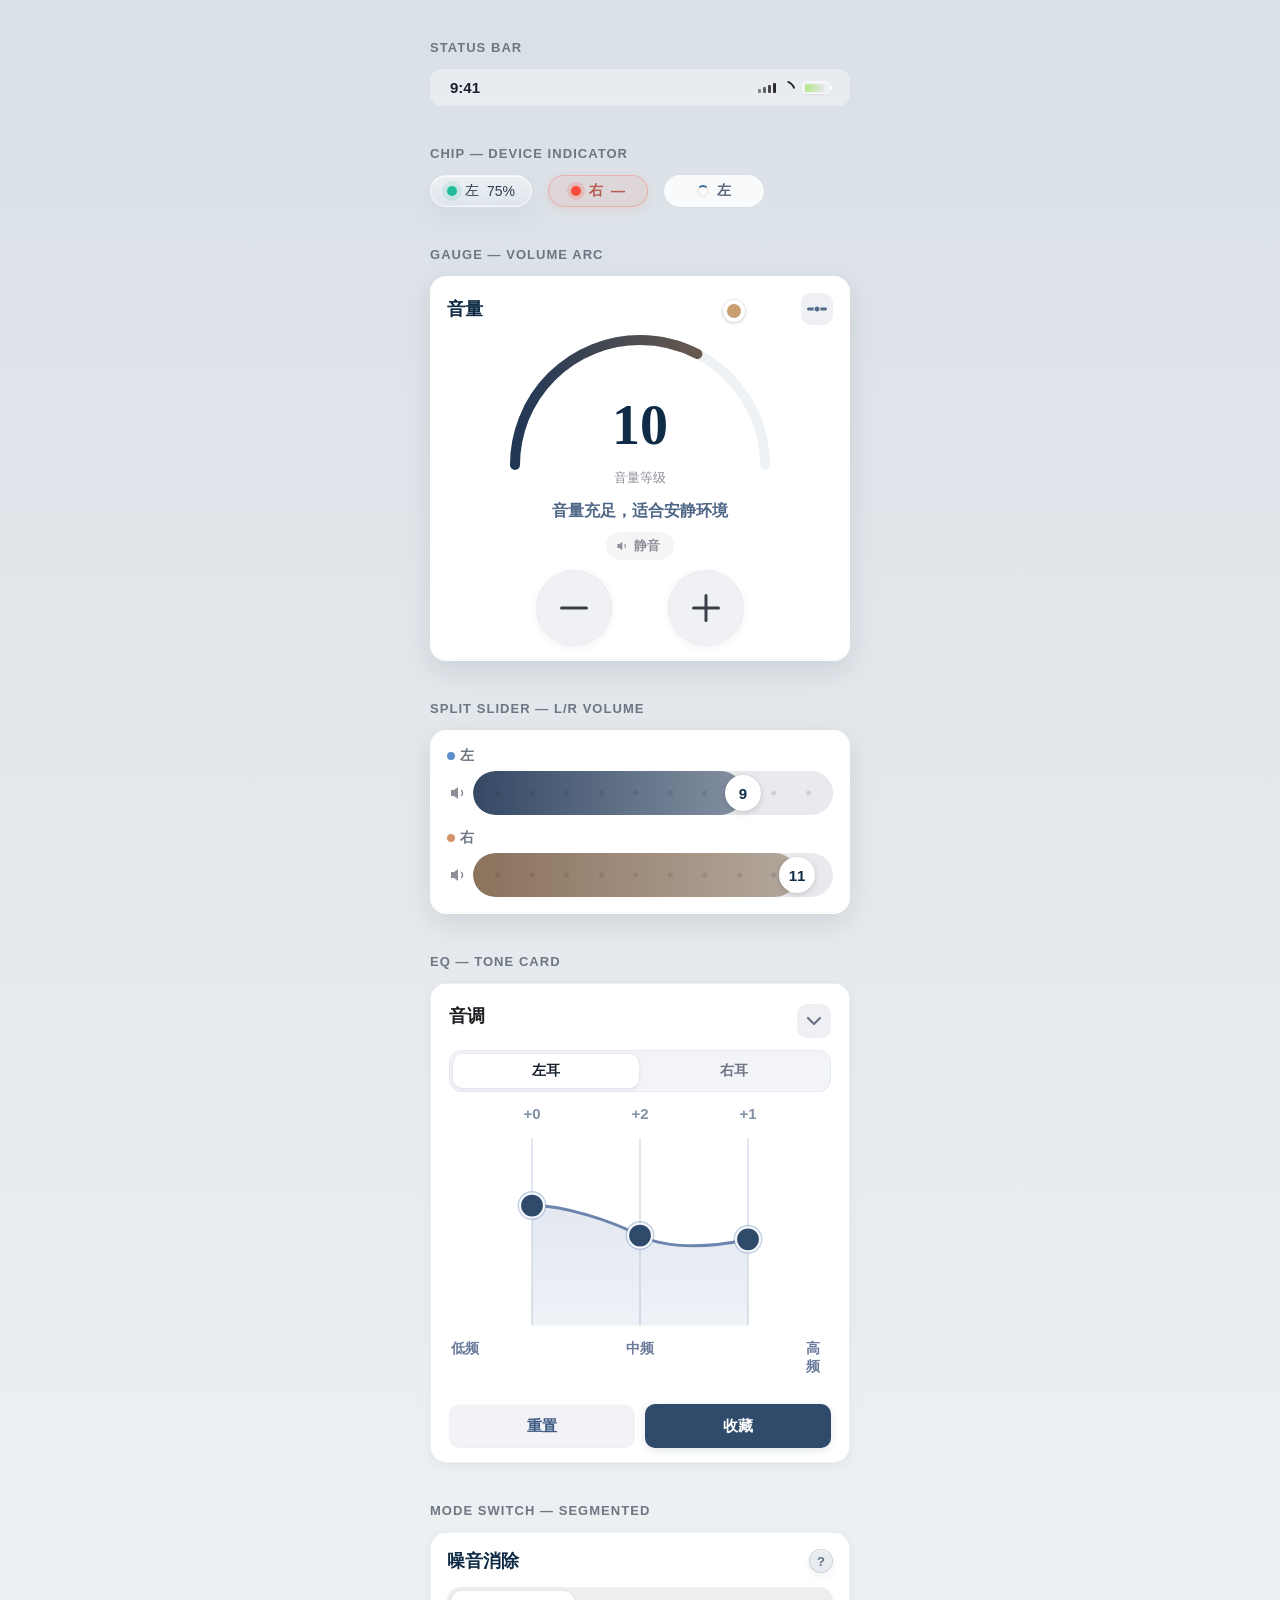
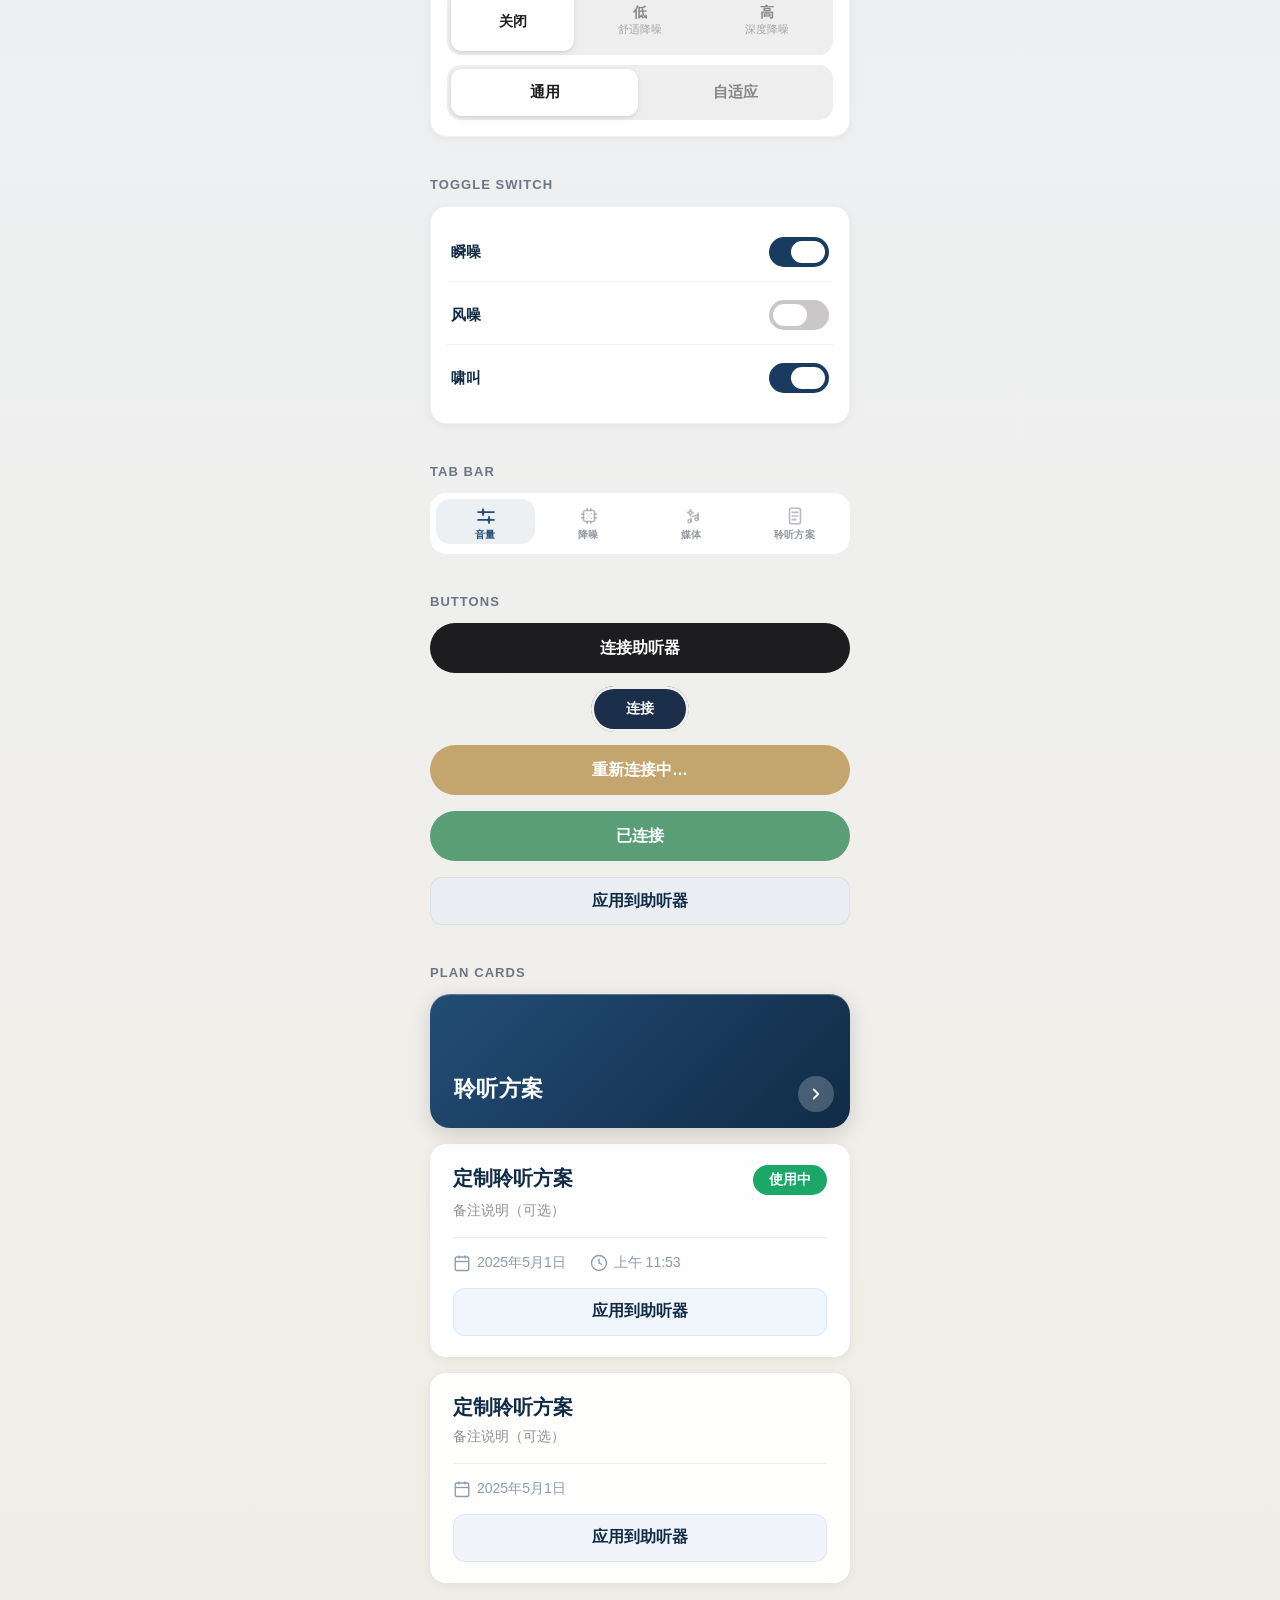
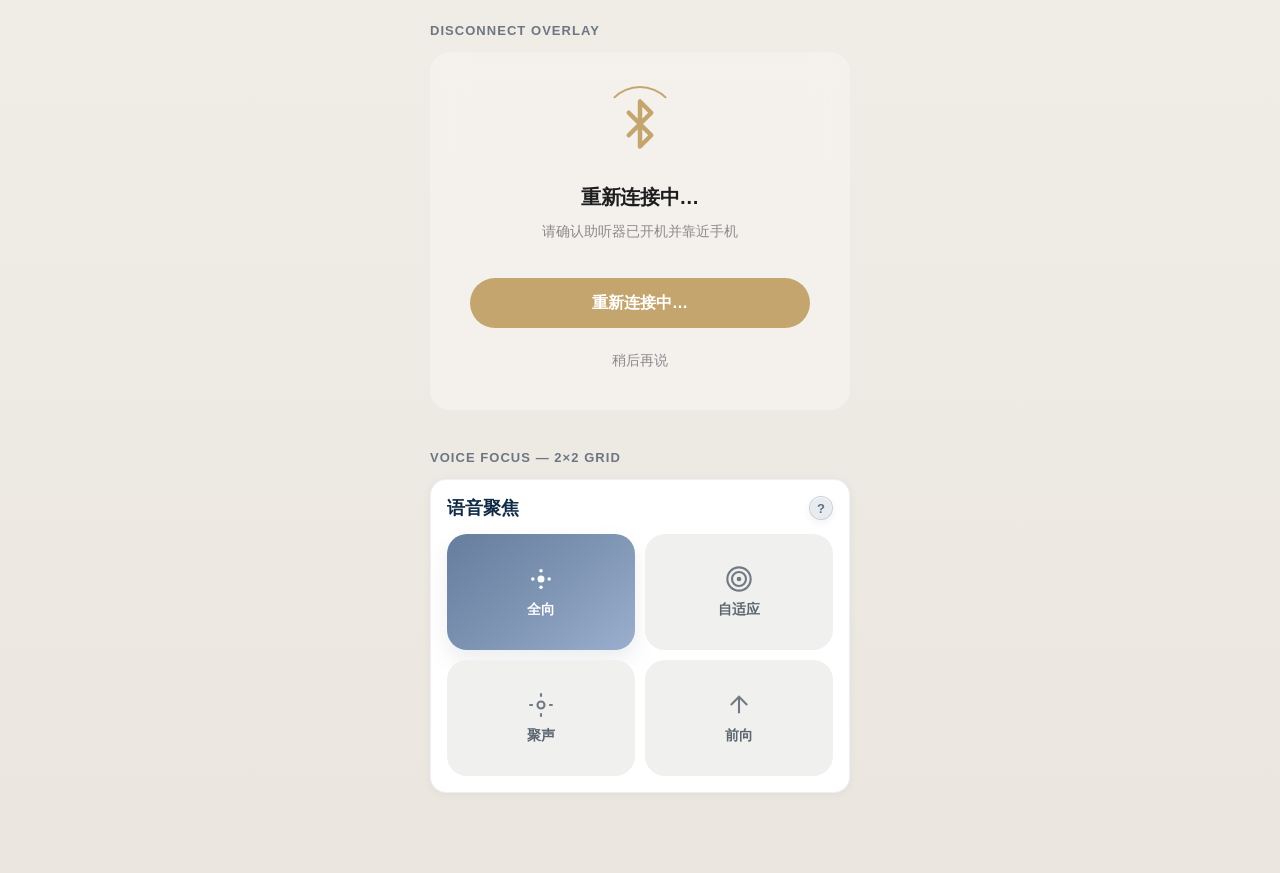
<file: aurio-components.html>
<!doctype html>
<html lang="zh-CN">
<head>
  <meta charset="UTF-8" />
  <meta name="viewport" content="width=device-width, initial-scale=1.0">
  <title>Aurio Components</title>
  <link rel="preconnect" href="https://fonts.googleapis.com">
  <link rel="preconnect" href="https://fonts.gstatic.com" crossorigin>
  <link href="https://fonts.googleapis.com/css2?family=Noto+Serif:wght@700&display=swap" rel="stylesheet">
  <link rel="stylesheet" href="aurio-tokens.css">
  <style>
    *, *::before, *::after { box-sizing: border-box; margin: 0; padding: 0; }

    body {
      font-family: var(--font-system);
      background: linear-gradient(180deg,
        var(--bg-body-top) 0%, var(--bg-body-mid1) 38%,
        var(--bg-body-mid2) 72%, var(--bg-body-bottom) 100%);
      color: var(--txt-dark);
      min-height: 100vh;
      padding: 40px 24px 80px;
    }

    /* ── Catalogue layout ── */
    .catalogue { max-width: 420px; margin: 0 auto; display: grid; gap: 40px; }

    .section-title {
      font-size: var(--text-caption);
      font-weight: var(--weight-semibold);
      letter-spacing: 0.08em;
      text-transform: uppercase;
      color: var(--txt-soft);
      margin-bottom: 14px;
    }

    .component-group { display: grid; gap: 16px; }
    .component-row { display: flex; align-items: center; gap: 16px; flex-wrap: wrap; }

    /* ── Shared card surface ── */
    .card {
      background: var(--card-bg);
      border-radius: var(--radius-card);
      border: 1px solid var(--card-line);
      box-shadow:
        var(--shadow-card-inset-top),
        var(--shadow-card-inset-bottom),
        var(--shadow-soft);
      backdrop-filter: blur(14px) saturate(130%);
      -webkit-backdrop-filter: blur(14px) saturate(130%);
    }
    .card-white {
      background: #ffffff;
      border-radius: var(--radius-card);
      border: 1px solid rgba(232,234,238,0.7);
      box-shadow: 0 2px 10px rgba(0,0,0,0.05);
    }
  </style>
</head>
<body>
<div class="catalogue">

  <!-- ═══════════════════════════════════════════════
       1. STATUS BAR
  ═══════════════════════════════════════════════ -->
  <section>
    <p class="section-title">Status Bar</p>
    <div class="component-group">
      <div style="
        background: rgba(247,248,249,0.5);
        border-radius: var(--radius-toast);
        padding: 10px 20px;
        display: flex; justify-content: space-between; align-items: center;
        font-size: var(--text-body);
        font-weight: var(--weight-semibold);
        color: var(--txt-dark);
      ">
        <span>9:41</span>
        <div style="display:flex;align-items:center;gap:var(--space-xs);">
          <!-- Signal bars (pure CSS) -->
          <span style="display:flex;align-items:flex-end;gap:2px;height:11px;">
            <i style="display:block;width:3px;border-radius:1px;background:#2e2a2e;height:4px;opacity:0.55;"></i>
            <i style="display:block;width:3px;border-radius:1px;background:#2e2a2e;height:6px;opacity:0.72;"></i>
            <i style="display:block;width:3px;border-radius:1px;background:#2e2a2e;height:8px;opacity:0.86;"></i>
            <i style="display:block;width:3px;border-radius:1px;background:#2e2a2e;height:10px;"></i>
          </span>
          <!-- WiFi arc -->
          <span style="
            width:14px;height:10px;border-radius:50%;
            border:2px solid #2e2a2e;
            border-right-color:transparent;border-bottom-color:transparent;border-left-color:transparent;
            transform:rotate(45deg);margin-top:-1px;
          "></span>
          <!-- Battery -->
          <span style="
            width:28px;height:13px;border-radius:4px;
            border:1.2px solid rgba(255,255,255,0.55);
            background:linear-gradient(180deg,rgba(255,255,255,0.38) 0%,rgba(255,255,255,0.13) 100%);
            box-shadow:0 1px 2px rgba(0,0,0,0.07),inset 0 1px 2px rgba(255,255,255,0.22);
            backdrop-filter:blur(8px);-webkit-backdrop-filter:blur(8px);
            padding:1.5px;position:relative;display:flex;align-items:center;
          ">
            <i style="display:block;width:86%;height:100%;border-radius:2px;background:linear-gradient(90deg,#aeea8b 0%,#e6e6e6 100%);"></i>
            <span style="
              content:'';width:2px;height:5px;border-radius:1px;
              background:rgba(255,255,255,0.7);position:absolute;right:-3px;top:3px;
            "></span>
          </span>
        </div>
      </div>
    </div>
  </section>

  <!-- ═══════════════════════════════════════════════
       2. CHIPS (Device Indicators)
  ═══════════════════════════════════════════════ -->
  <section>
    <p class="section-title">Chip — Device Indicator</p>
    <div class="component-row">

      <!-- Connected -->
      <div style="
        height:32px; min-width:100px; border-radius:var(--radius-chip);
        border:1px solid rgba(255,255,255,0.58);
        background:linear-gradient(180deg,rgba(255,255,255,0.48) 0%,rgba(244,247,250,0.18) 100%);
        backdrop-filter:blur(22px) saturate(150%); -webkit-backdrop-filter:blur(22px) saturate(150%);
        box-shadow:inset 0 1px 0 rgba(255,255,255,0.7),inset 0 -1px 0 rgba(255,255,255,0.16),0 8px 20px rgba(160,171,187,0.14);
        display:inline-flex;align-items:center;justify-content:center;gap:var(--space-sm);
        font-size:var(--text-body-sm);color:rgba(33,47,65,0.92);padding:0 16px;font-weight:var(--weight-medium);
      ">
        <span style="width:10px;height:10px;border-radius:50%;background:#20bd98;box-shadow:0 0 0 5px rgba(32,189,152,0.12);flex-shrink:0;"></span>
        <span>左</span><span>75%</span>
      </div>

      <!-- Disconnected -->
      <div class="chip-disconnected" style="
        height:32px; min-width:100px; border-radius:var(--radius-chip);
        background:var(--color-chip-error-bg);
        border:1px solid var(--color-chip-error-border);
        box-shadow:inset 0 1px 0 rgba(255,255,255,0.12),0 2px 10px rgba(255,75,58,0.10);
        backdrop-filter:blur(12px) saturate(110%); -webkit-backdrop-filter:blur(12px) saturate(110%);
        display:inline-flex;align-items:center;justify-content:center;gap:var(--space-sm);
        font-size:var(--text-body-sm);color:rgba(180,80,70,0.92);padding:0 16px;font-weight:var(--weight-semibold);
      ">
        <span style="
          width:10px;height:10px;border-radius:50%;background:var(--color-error);
          box-shadow:0 0 0 4px rgba(255,75,58,0.18);
          animation:ledBlink 1.4s ease-in-out infinite;flex-shrink:0;
        "></span>
        <span>右</span><span>—</span>
      </div>

      <!-- Connecting -->
      <div style="
        height:32px; min-width:100px; border-radius:var(--radius-chip);
        background:rgba(255,255,255,0.82); border:none;
        box-shadow:0 0 0 0.5px rgba(0,0,0,0.04);
        display:inline-flex;align-items:center;justify-content:center;gap:var(--space-sm);
        font-size:var(--text-body-sm);color:rgba(27,46,74,0.72);padding:0 16px;font-weight:var(--weight-semibold);
      ">
        <span style="
          width:12px;height:12px;border-radius:50%;
          border:2px solid rgba(201,169,110,0.18);border-top-color:#3A6EA5;
          animation:ledSpin 0.8s linear infinite;flex-shrink:0;
        "></span>
        <span>左</span>
      </div>
    </div>
  </section>

  <!-- ═══════════════════════════════════════════════
       3. GAUGE (Volume Arc)
  ═══════════════════════════════════════════════ -->
  <section>
    <p class="section-title">Gauge — Volume Arc</p>
    <div class="card" style="padding:16px 16px 14px;background:#ffffff;">
      <div style="display:flex;justify-content:space-between;align-items:center;margin-bottom:0;">
        <h2 style="font-size:18px;font-weight:700;color:var(--blue-deep);">音量</h2>
        <!-- Split icon button -->
        <button style="
          width:32px;height:32px;border-radius:10px;border:0;
          background:#eff0f3;display:grid;place-items:center;cursor:pointer;
        ">
          <svg width="24" height="24" viewBox="0 0 24 24" fill="none">
            <path d="M12 9.5C13.38 9.5 14.5 10.62 14.5 12C14.5 13.38 13.38 14.5 12 14.5C10.62 14.5 9.5 13.38 9.5 12C9.5 10.62 10.62 9.5 12 9.5ZM8.84 10.5C8.62 10.95 8.5 11.46 8.5 12C8.5 12.54 8.62 13.05 8.84 13.5H3.5C2.67 13.5 2 12.83 2 12C2 11.17 2.67 10.5 3.5 10.5H8.84ZM20.5 10.5C21.33 10.5 22 11.17 22 12C22 12.83 21.33 13.5 20.5 13.5H15.16C15.38 13.05 15.5 12.54 15.5 12C15.5 11.46 15.38 10.95 15.16 10.5H20.5Z" fill="#506A8A"/>
          </svg>
        </button>
      </div>

      <!-- Gauge SVG arc -->
      <div style="display:grid;justify-items:center;margin-top:0;">
        <div style="width:280px;height:148px;position:relative;overflow:visible;">
          <svg viewBox="0 0 280 148" style="width:100%;height:100%;overflow:visible;">
            <defs>
              <linearGradient id="arcGradient" x1="15" y1="140" x2="265" y2="140" gradientUnits="userSpaceOnUse">
                <stop offset="0" stop-color="#213756"/>
                <stop offset="1" stop-color="#80654c"/>
              </linearGradient>
            </defs>
            <!-- Base track -->
            <path fill="none" stroke="#dce2e8" stroke-width="10" stroke-linecap="round" opacity="0.45"
              d="M 15 140 A 125 125 0 0 1 265 140"/>
            <!-- Filled arc (~65% = volume 10) -->
            <path fill="none" stroke="url(#arcGradient)" stroke-width="10" stroke-linecap="round"
              stroke-dasharray="393" stroke-dashoffset="137"
              d="M 15 140 A 125 125 0 0 1 265 140"/>
          </svg>
          <!-- Knob positioned at ~65% of arc -->
          <div style="
            width:22px;height:22px;border-radius:50%;background:#fff;
            position:absolute;
            left:calc(50% + 94px); top:calc(50% - 88px);
            transform:translate(-50%,-50%);
            box-shadow:0 1px 4px rgba(0,0,0,0.18),0 0 0 1px rgba(0,0,0,0.04);
            cursor:grab;z-index:2;
          ">
            <span style="
              position:absolute;inset:4px;border-radius:50%;
              background:var(--warm-main);
            "></span>
          </div>
        </div>

        <!-- Volume number -->
        <div style="
          margin-top:-76px;
          font-family:var(--font-display);font-size:56px;font-weight:700;
          color:var(--blue-deep);line-height:1;min-width:1.6em;text-align:center;
          font-variant-numeric:tabular-nums;
        ">10</div>
        <div style="margin-top:-4px;font-size:13px;color:#8e9199;font-weight:500;">音量等级</div>
        <div style="margin-top:14px;font-size:16px;color:#4f6787;font-weight:600;text-align:center;">
          音量充足，适合安静环境
        </div>

        <!-- Mute pill -->
        <button style="
          display:inline-flex;align-items:center;gap:4px;
          margin-top:10px;padding:5px 14px 5px 10px;
          border:none;border-radius:14px;
          background:rgba(0,0,0,0.04);color:#8e9199;
          font-size:13px;font-weight:600;font-family:inherit;cursor:pointer;
        ">
          <svg viewBox="0 0 20 20" fill="none" width="14" height="14">
            <path d="M9 4L5 7H2v6h3l4 3V4z" fill="currentColor"/>
            <path d="M12.5 7.5a3.5 3.5 0 0 1 0 5" stroke="currentColor" stroke-width="1.5" stroke-linecap="round"/>
          </svg>
          静音
        </button>
      </div>

      <!-- +/- buttons -->
      <div style="margin-top:10px;display:flex;justify-content:center;gap:56px;">
        <!-- Minus -->
        <button style="
          width:76px;border:0;background:transparent;
          display:grid;justify-items:center;gap:0;
          color:#7a787d;font-size:14px;font-weight:500;cursor:pointer;padding:0;
        ">
          <span style="
            width:76px;height:76px;border-radius:50%;
            background:rgba(239,240,243,0.92);
            border:1px solid rgba(225,228,234,0.6);
            box-shadow:0 2px 8px rgba(17,31,47,0.06);
            position:relative;display:block;
          ">
            <!-- horizontal bar only -->
            <span style="
              position:absolute;left:50%;top:50%;
              transform:translate(-50%,-50%);
              width:28px;height:3px;border-radius:999px;
              background:#3a3f4a;display:block;
            "></span>
          </span>
        </button>
        <!-- Plus -->
        <button style="
          width:76px;border:0;background:transparent;
          display:grid;justify-items:center;gap:0;
          color:#7a787d;font-size:14px;font-weight:500;cursor:pointer;padding:0;
        ">
          <span style="
            width:76px;height:76px;border-radius:50%;
            background:rgba(239,240,243,0.92);
            border:1px solid rgba(225,228,234,0.6);
            box-shadow:0 2px 8px rgba(17,31,47,0.06);
            position:relative;display:block;
          ">
            <span style="
              position:absolute;left:50%;top:50%;
              transform:translate(-50%,-50%);
              width:28px;height:3px;border-radius:999px;
              background:#3a3f4a;display:block;
            "></span>
            <span style="
              position:absolute;left:50%;top:50%;
              transform:translate(-50%,-50%) rotate(90deg);
              width:28px;height:3px;border-radius:999px;
              background:#3a3f4a;display:block;
            "></span>
          </span>
        </button>
      </div>
    </div>
  </section>

  <!-- ═══════════════════════════════════════════════
       4. SPLIT SLIDER (L/R Volume)
  ═══════════════════════════════════════════════ -->
  <section>
    <p class="section-title">Split Slider — L/R Volume</p>
    <div class="card" style="padding:16px;background:#ffffff;">
      <div style="display:flex;flex-direction:column;gap:14px;">

        <!-- Left ear -->
        <div style="display:flex;flex-direction:column;gap:6px;">
          <div style="display:flex;align-items:center;gap:5px;font-size:14px;font-weight:600;color:var(--txt-soft);">
            <span style="width:8px;height:8px;border-radius:50%;background:#5B8FC9;flex-shrink:0;"></span>
            左
          </div>
          <div style="display:flex;align-items:center;gap:2px;">
            <!-- Mute icon -->
            <button style="
              width:24px;height:24px;border-radius:50%;border:none;background:transparent;
              display:flex;align-items:center;justify-content:center;
              cursor:pointer;color:#8e9199;padding:0;flex-shrink:0;
            ">
              <svg viewBox="0 0 20 20" fill="none" width="20" height="20">
                <path d="M9 4L5 7H2v6h3l4 3V4z" fill="currentColor"/>
                <path d="M12.5 7.5a3.5 3.5 0 0 1 0 5" stroke="currentColor" stroke-width="1.5" stroke-linecap="round"/>
              </svg>
            </button>
            <!-- Track -->
            <div style="flex:1;height:44px;border-radius:22px;position:relative;overflow:visible;cursor:pointer;">
              <div style="position:absolute;inset:0;border-radius:22px;background:#e8eaee;overflow:hidden;">
                <!-- Fill at 75% -->
                <div style="
                  position:absolute;left:0;top:0;bottom:0;width:75%;border-radius:22px;
                  background:linear-gradient(90deg,rgba(33,55,86,0.9) 0%,rgba(33,55,86,0.5) 100%);
                "></div>
                <!-- Dot guides -->
                <div style="
                  position:absolute;left:22px;right:22px;top:50%;transform:translateY(-50%);
                  display:flex;justify-content:space-between;pointer-events:none;
                ">
                  <span style="width:5px;height:5px;border-radius:50%;background:rgba(0,0,0,0.10);flex-shrink:0;"></span>
                  <span style="width:5px;height:5px;border-radius:50%;background:rgba(0,0,0,0.10);flex-shrink:0;"></span>
                  <span style="width:5px;height:5px;border-radius:50%;background:rgba(0,0,0,0.10);flex-shrink:0;"></span>
                  <span style="width:5px;height:5px;border-radius:50%;background:rgba(0,0,0,0.10);flex-shrink:0;"></span>
                  <span style="width:5px;height:5px;border-radius:50%;background:rgba(0,0,0,0.10);flex-shrink:0;"></span>
                  <span style="width:5px;height:5px;border-radius:50%;background:rgba(0,0,0,0.10);flex-shrink:0;"></span>
                  <span style="width:5px;height:5px;border-radius:50%;background:rgba(0,0,0,0.10);flex-shrink:0;"></span>
                  <span style="width:5px;height:5px;border-radius:50%;background:rgba(0,0,0,0.10);flex-shrink:0;"></span>
                  <span style="width:5px;height:5px;border-radius:50%;background:rgba(0,0,0,0.10);flex-shrink:0;"></span>
                  <span style="width:5px;height:5px;border-radius:50%;background:rgba(0,0,0,0.10);flex-shrink:0;"></span>
                </div>
              </div>
              <!-- Knob at 75% -->
              <div style="
                position:absolute;top:50%;left:calc(75% - 18px);
                width:36px;height:36px;border-radius:50%;background:#fff;
                transform:translateY(-50%);
                box-shadow:0 2px 6px rgba(0,0,0,0.15),0 0 0 0.5px rgba(0,0,0,0.04);
                display:grid;place-items:center;z-index:3;cursor:grab;
                font-size:15px;font-weight:700;color:var(--blue-deep);
              ">9</div>
            </div>
          </div>
        </div>

        <!-- Right ear -->
        <div style="display:flex;flex-direction:column;gap:6px;">
          <div style="display:flex;align-items:center;gap:5px;font-size:14px;font-weight:600;color:var(--txt-soft);">
            <span style="width:8px;height:8px;border-radius:50%;background:#D4926A;flex-shrink:0;"></span>
            右
          </div>
          <div style="display:flex;align-items:center;gap:2px;">
            <button style="
              width:24px;height:24px;border-radius:50%;border:none;background:transparent;
              display:flex;align-items:center;justify-content:center;
              cursor:pointer;color:#8e9199;padding:0;flex-shrink:0;
            ">
              <svg viewBox="0 0 20 20" fill="none" width="20" height="20">
                <path d="M9 4L5 7H2v6h3l4 3V4z" fill="currentColor"/>
                <path d="M12.5 7.5a3.5 3.5 0 0 1 0 5" stroke="currentColor" stroke-width="1.5" stroke-linecap="round"/>
              </svg>
            </button>
            <div style="flex:1;height:44px;border-radius:22px;position:relative;overflow:visible;cursor:pointer;">
              <div style="position:absolute;inset:0;border-radius:22px;background:#e8eaee;overflow:hidden;">
                <div style="
                  position:absolute;left:0;top:0;bottom:0;width:90%;border-radius:22px;
                  background:linear-gradient(90deg,rgba(128,101,76,0.9) 0%,rgba(128,101,76,0.5) 100%);
                "></div>
                <div style="
                  position:absolute;left:22px;right:22px;top:50%;transform:translateY(-50%);
                  display:flex;justify-content:space-between;pointer-events:none;
                ">
                  <span style="width:5px;height:5px;border-radius:50%;background:rgba(0,0,0,0.10);flex-shrink:0;"></span>
                  <span style="width:5px;height:5px;border-radius:50%;background:rgba(0,0,0,0.10);flex-shrink:0;"></span>
                  <span style="width:5px;height:5px;border-radius:50%;background:rgba(0,0,0,0.10);flex-shrink:0;"></span>
                  <span style="width:5px;height:5px;border-radius:50%;background:rgba(0,0,0,0.10);flex-shrink:0;"></span>
                  <span style="width:5px;height:5px;border-radius:50%;background:rgba(0,0,0,0.10);flex-shrink:0;"></span>
                  <span style="width:5px;height:5px;border-radius:50%;background:rgba(0,0,0,0.10);flex-shrink:0;"></span>
                  <span style="width:5px;height:5px;border-radius:50%;background:rgba(0,0,0,0.10);flex-shrink:0;"></span>
                  <span style="width:5px;height:5px;border-radius:50%;background:rgba(0,0,0,0.10);flex-shrink:0;"></span>
                  <span style="width:5px;height:5px;border-radius:50%;background:rgba(0,0,0,0.10);flex-shrink:0;"></span>
                  <span style="width:5px;height:5px;border-radius:50%;background:rgba(0,0,0,0.10);flex-shrink:0;"></span>
                </div>
              </div>
              <div style="
                position:absolute;top:50%;left:calc(90% - 18px);
                width:36px;height:36px;border-radius:50%;background:#fff;
                transform:translateY(-50%);
                box-shadow:0 2px 6px rgba(0,0,0,0.15),0 0 0 0.5px rgba(0,0,0,0.04);
                display:grid;place-items:center;z-index:3;cursor:grab;
                font-size:15px;font-weight:700;color:var(--blue-deep);
              ">11</div>
            </div>
          </div>
        </div>

      </div>
    </div>
  </section>

  <!-- ═══════════════════════════════════════════════
       5. EQ CURVE (Tone Card)
  ═══════════════════════════════════════════════ -->
  <section>
    <p class="section-title">EQ — Tone Card</p>
    <div class="card-white" style="padding:0;">
      <!-- Header -->
      <div style="
        padding:20px 18px 12px;display:flex;
        justify-content:space-between;align-items:flex-start;gap:12px;cursor:pointer;
      ">
        <h2 style="font-size:18px;font-weight:700;color:#1f1f23;letter-spacing:-0.2px;">音调</h2>
        <button style="
          width:34px;height:34px;border:none;border-radius:10px;
          background:#eff0f3;display:inline-flex;align-items:center;justify-content:center;cursor:pointer;
        ">
          <svg viewBox="0 0 24 24" fill="none" stroke="#6d7382" stroke-width="2.2"
               stroke-linecap="round" stroke-linejoin="round" width="24" height="24">
            <polyline points="18 9 12 15 6 9"/>
          </svg>
        </button>
      </div>

      <!-- L/R ear tabs (split mode) -->
      <div style="
        display:grid;grid-template-columns:1fr 1fr;gap:3px;
        margin:0 18px 8px;background:#f2f4f8;border-radius:12px;
        padding:3px;border:1px solid #e6eaf1;
      ">
        <button style="
          height:34px;border:0;border-radius:10px;
          background:#ffffff;color:var(--txt-dark);
          font-size:14px;font-weight:700;cursor:pointer;font-family:inherit;
          box-shadow:0 1px 4px rgba(36,47,60,0.12);
        ">左耳</button>
        <button style="
          height:34px;border:0;border-radius:10px;
          background:transparent;color:#6d7382;
          font-size:14px;font-weight:700;cursor:pointer;font-family:inherit;
        ">右耳</button>
      </div>

      <!-- EQ SVG -->
      <div style="padding:8px 14px 12px;">
        <svg id="eqCurveSvg" viewBox="-8 0 336 320" preserveAspectRatio="xMidYMid meet"
             style="display:block;width:100%;height:240px;overflow:visible;">
          <defs>
            <linearGradient id="eqFillGradient" x1="0" y1="44" x2="0" y2="290" gradientUnits="userSpaceOnUse">
              <stop offset="0%"   stop-color="#8EA4C9" stop-opacity="0.31"/>
              <stop offset="45%"  stop-color="#7F97BF" stop-opacity="0.20"/>
              <stop offset="100%" stop-color="#6C86B3" stop-opacity="0.11"/>
            </linearGradient>
          </defs>
          <!-- Guide lines -->
          <line x1="16"  y1="40" x2="16"  y2="290" stroke="#ccd5e2" stroke-width="1.5"/>
          <line x1="160" y1="40" x2="160" y2="290" stroke="#ccd5e2" stroke-width="1.5"/>
          <line x1="304" y1="40" x2="304" y2="290" stroke="#ccd5e2" stroke-width="1.5"/>
          <!-- Level labels -->
          <text x="16"  y="15" text-anchor="middle" font-size="20" font-weight="800"
                fill="#2f4a6b" opacity="0.6" font-family="-apple-system,sans-serif">+0</text>
          <text x="160" y="15" text-anchor="middle" font-size="20" font-weight="800"
                fill="#2f4a6b" opacity="0.6" font-family="-apple-system,sans-serif">+2</text>
          <text x="304" y="15" text-anchor="middle" font-size="20" font-weight="800"
                fill="#2f4a6b" opacity="0.6" font-family="-apple-system,sans-serif">+1</text>
          <!-- Fill path -->
          <path fill="url(#eqFillGradient)"
            d="M16,130 C60,130 120,150 160,170 C200,190 260,185 304,175 L304,290 L16,290 Z"/>
          <!-- Curve line -->
          <path fill="none" stroke="#6d84ae" stroke-width="4"
                stroke-linecap="round" stroke-linejoin="round"
            d="M16,130 C60,130 120,150 160,170 C200,190 260,185 304,175"/>
          <!-- Halos -->
          <circle cx="16"  cy="130" r="18" fill="none" stroke="rgba(121,150,193,0.46)" stroke-width="2.4"/>
          <circle cx="160" cy="170" r="18" fill="none" stroke="rgba(121,150,193,0.46)" stroke-width="2.4"/>
          <circle cx="304" cy="175" r="18" fill="none" stroke="rgba(121,150,193,0.46)" stroke-width="2.4"/>
          <!-- Drag points -->
          <circle cx="16"  cy="130" r="16" fill="#2f4a6b" stroke="#f4f7fb" stroke-width="3" style="cursor:grab;"/>
          <circle cx="160" cy="170" r="16" fill="#2f4a6b" stroke="#f4f7fb" stroke-width="3" style="cursor:grab;"/>
          <circle cx="304" cy="175" r="16" fill="#2f4a6b" stroke="#f4f7fb" stroke-width="3" style="cursor:grab;"/>
        </svg>

        <!-- Freq labels -->
        <div style="position:relative;height:40px;margin-top:-8px;padding:0;">
          <span style="position:absolute;top:0;left:5%;font-size:14px;font-weight:600;color:#6a7a9b;transform:translateX(-50%);">低频</span>
          <span style="position:absolute;top:0;left:50%;font-size:14px;font-weight:600;color:#6a7a9b;transform:translateX(-50%);">中频</span>
          <span style="position:absolute;top:0;left:95%;font-size:14px;font-weight:600;color:#6a7a9b;transform:translateX(-50%);">高频</span>
        </div>
      </div>

      <!-- Action buttons -->
      <div style="display:flex;gap:10px;padding:12px 18px 14px;">
        <button style="
          flex:1;height:44px;border-radius:10px;border:none;
          font-size:15px;font-weight:600;cursor:pointer;font-family:inherit;
          background:#f2f2f7;color:#3d5a82;
          box-shadow:inset 0 1px 0 rgba(255,255,255,0.6),inset 0 -1px 0 rgba(36,47,60,0.02);
        ">重置</button>
        <button style="
          flex:1;height:44px;border-radius:10px;border:none;
          font-size:15px;font-weight:600;cursor:pointer;font-family:inherit;
          background:#2f4a6b;color:#fff;
          box-shadow:0 2px 8px rgba(47,74,107,0.15);
        ">收藏</button>
      </div>
    </div>
  </section>

  <!-- ═══════════════════════════════════════════════
       6. MODE SWITCH (Noise Cancel)
  ═══════════════════════════════════════════════ -->
  <section>
    <p class="section-title">Mode Switch — Segmented</p>
    <div class="card-white" style="padding:16px;">
      <div style="display:flex;justify-content:space-between;align-items:center;margin-bottom:14px;">
        <h2 style="font-size:18px;font-weight:700;color:var(--blue-deep);">噪音消除</h2>
        <button style="
          width:24px;height:24px;border-radius:50%;border:1px solid rgba(16,43,70,0.14);
          background:rgba(232,236,240,0.96);color:#5f7184;font-size:13px;font-weight:700;
          display:grid;place-items:center;cursor:pointer;
          box-shadow:inset 0 1px 0 rgba(255,255,255,0.72),0 3px 8px rgba(16,34,55,0.06);
        ">?</button>
      </div>

      <!-- 3-col mode buttons -->
      <div style="
        display:grid;grid-template-columns:repeat(3,1fr);gap:4px;
        background:#eeeeee;border-radius:14px;padding:4px;
      ">
        <button style="
          padding:14px 12px;border:0;border-radius:11px;
          background:#ffffff;color:#1d1d1f;font-size:14px;font-weight:600;
          cursor:pointer;display:flex;flex-direction:column;
          align-items:center;justify-content:center;gap:0;
          box-shadow:0 1px 3px rgba(0,0,0,0.1),0 4px 10px rgba(0,0,0,0.04);
          font-family:inherit;
        ">
          <span style="font-size:14px;line-height:1.1;font-weight:600;">关闭</span>
        </button>
        <button style="
          padding:14px 12px;border:0;border-radius:11px;
          background:transparent;color:#86868b;font-size:14px;font-weight:600;
          cursor:pointer;display:flex;flex-direction:column;
          align-items:center;justify-content:center;gap:0;
          font-family:inherit;
        ">
          <span style="font-size:14px;line-height:1.1;font-weight:600;">低</span>
          <span style="font-size:10.5px;font-weight:500;opacity:0.7;margin-top:3px;">舒适降噪</span>
        </button>
        <button style="
          padding:14px 12px;border:0;border-radius:11px;
          background:transparent;color:#86868b;font-size:14px;font-weight:600;
          cursor:pointer;display:flex;flex-direction:column;
          align-items:center;justify-content:center;gap:0;
          font-family:inherit;
        ">
          <span style="font-size:14px;line-height:1.1;font-weight:600;">高</span>
          <span style="font-size:10.5px;font-weight:500;opacity:0.7;margin-top:3px;">深度降噪</span>
        </button>
      </div>

      <!-- 2-col variant -->
      <div style="
        display:grid;grid-template-columns:1fr 1fr;gap:4px;
        background:#eeeeee;border-radius:14px;padding:4px;margin-top:10px;
      ">
        <button style="
          padding:14px 0;border:0;border-radius:11px;
          background:#ffffff;color:#1d1d1f;font-size:15px;font-weight:600;
          cursor:pointer;text-align:center;font-family:inherit;
          box-shadow:0 1px 3px rgba(0,0,0,0.1),0 4px 10px rgba(0,0,0,0.04);
        ">通用</button>
        <button style="
          padding:14px 0;border:0;border-radius:11px;
          background:transparent;color:#86868b;font-size:15px;font-weight:600;
          cursor:pointer;text-align:center;font-family:inherit;
        ">自适应</button>
      </div>
    </div>
  </section>

  <!-- ═══════════════════════════════════════════════
       7. TOGGLE SWITCH
  ═══════════════════════════════════════════════ -->
  <section>
    <p class="section-title">Toggle Switch</p>
    <div class="card-white" style="padding:16px;">
      <div style="display:grid;gap:4px;">

        <!-- Row: on -->
        <div style="
          display:flex;justify-content:space-between;align-items:center;
          padding:14px 4px;border-bottom:1px solid rgba(16,34,55,0.06);
        ">
          <span style="color:var(--blue-deep);font-weight:600;font-size:15px;">瞬噪</span>
          <label style="position:relative;display:inline-block;width:60px;height:30px;flex-shrink:0;">
            <input type="checkbox" checked style="opacity:0;width:0;height:0;">
            <span style="
              position:absolute;cursor:pointer;inset:0;
              background:#183b5f;transition:background 250ms ease;border-radius:999px;
            ">
              <span style="
                position:absolute;height:22px;width:34px;left:4px;top:4px;
                background:white;border-radius:999px;
                transform:translateX(18px);transition:transform 250ms;
              "></span>
            </span>
          </label>
        </div>

        <!-- Row: off -->
        <div style="
          display:flex;justify-content:space-between;align-items:center;
          padding:14px 4px;border-bottom:1px solid rgba(16,34,55,0.06);
        ">
          <span style="color:var(--blue-deep);font-weight:600;font-size:15px;">风噪</span>
          <label style="position:relative;display:inline-block;width:60px;height:30px;flex-shrink:0;">
            <input type="checkbox" style="opacity:0;width:0;height:0;">
            <span style="
              position:absolute;cursor:pointer;inset:0;
              background:#c9c7c7;transition:background 250ms ease;border-radius:999px;
            ">
              <span style="
                position:absolute;height:22px;width:34px;left:4px;top:4px;
                background:white;border-radius:999px;
                transform:translateX(0);transition:transform 250ms;
              "></span>
            </span>
          </label>
        </div>

        <!-- Row: on -->
        <div style="
          display:flex;justify-content:space-between;align-items:center;
          padding:14px 4px;
        ">
          <span style="color:var(--blue-deep);font-weight:600;font-size:15px;">啸叫</span>
          <label style="position:relative;display:inline-block;width:60px;height:30px;flex-shrink:0;">
            <input type="checkbox" checked style="opacity:0;width:0;height:0;">
            <span style="
              position:absolute;cursor:pointer;inset:0;
              background:#183b5f;transition:background 250ms ease;border-radius:999px;
            ">
              <span style="
                position:absolute;height:22px;width:34px;left:4px;top:4px;
                background:white;border-radius:999px;
                transform:translateX(18px);transition:transform 250ms;
              "></span>
            </span>
          </label>
        </div>

      </div>
    </div>
  </section>

  <!-- ═══════════════════════════════════════════════
       8. TAB BAR
  ═══════════════════════════════════════════════ -->
  <section>
    <p class="section-title">Tab Bar</p>
    <nav style="
      background:rgba(255,255,255,0.92);
      backdrop-filter:blur(24px) saturate(140%);
      -webkit-backdrop-filter:blur(24px) saturate(140%);
      padding:6px 6px 10px;
      display:grid;grid-template-columns:repeat(4,1fr);
      align-items:center;gap:4px;
      border-radius:var(--radius-card);
    ">
      <!-- Active tab -->
      <button style="
        border:0;background:rgba(35,77,119,0.08);
        display:flex;flex-direction:column;align-items:center;justify-content:center;
        gap:3px;color:var(--blue-main);cursor:pointer;
        font-size:10px;line-height:1;font-weight:600;letter-spacing:0.02em;
        padding:6px 0 4px;border-radius:14px;
        font-family:var(--font-system);
      ">
        <span style="transform:scale(1.08);display:grid;place-items:center;">
          <svg width="22" height="22" viewBox="0 0 24 24" stroke="currentColor" fill="none" stroke-width="1.8" stroke-linecap="round" stroke-linejoin="round">
            <path d="M4 8H20"/><path d="M4 16H20"/>
            <path d="M9 5V11"/><path d="M15 13V19"/>
            <circle cx="9" cy="8" r="1.8" fill="currentColor" stroke="none"/>
            <circle cx="15" cy="16" r="1.8" fill="currentColor" stroke="none"/>
          </svg>
        </span>
        <span>音量</span>
      </button>

      <!-- Inactive tabs -->
      <button style="
        border:0;background:transparent;
        display:flex;flex-direction:column;align-items:center;justify-content:center;
        gap:3px;color:rgba(100,108,120,0.7);cursor:pointer;
        font-size:10px;line-height:1;font-weight:600;letter-spacing:0.02em;
        padding:6px 0 4px;border-radius:14px;
        font-family:var(--font-system);
      ">
        <span style="display:grid;place-items:center;">
          <svg width="22" height="22" viewBox="0 0 24 24" stroke="currentColor" fill="none" stroke-width="1.8" stroke-linecap="round" stroke-linejoin="round" opacity="0.65">
            <rect x="6" y="6" width="12" height="12" rx="2"/>
            <circle cx="9.5" cy="9.5" r="0.8" fill="currentColor" stroke="none"/>
            <circle cx="14.5" cy="9.5" r="0.8" fill="currentColor" stroke="none"/>
            <circle cx="9.5" cy="14.5" r="0.8" fill="currentColor" stroke="none"/>
            <circle cx="14.5" cy="14.5" r="0.8" fill="currentColor" stroke="none"/>
            <circle cx="12" cy="12" r="0.8" fill="currentColor" stroke="none"/>
            <path d="M6 10H4"/><path d="M6 14H4"/><path d="M20 10H18"/><path d="M20 14H18"/>
            <path d="M10 6V4"/><path d="M14 6V4"/><path d="M10 20V18"/><path d="M14 20V18"/>
          </svg>
        </span>
        <span>降噪</span>
      </button>

      <button style="
        border:0;background:transparent;
        display:flex;flex-direction:column;align-items:center;justify-content:center;
        gap:3px;color:rgba(100,108,120,0.7);cursor:pointer;
        font-size:10px;line-height:1;font-weight:600;letter-spacing:0.02em;
        padding:6px 0 4px;border-radius:14px;
        font-family:var(--font-system);
      ">
        <span style="display:grid;place-items:center;">
          <svg width="22" height="22" viewBox="0 0 24 24" stroke="currentColor" fill="none" stroke-width="1.8" stroke-linecap="round" stroke-linejoin="round" opacity="0.65">
            <circle cx="9.3" cy="17.6" r="1.7"/>
            <circle cx="17" cy="15.5" r="1.7"/>
            <path d="M11 17.6V14.2"/><path d="M18.7 15.5V8.8"/>
            <path d="M18.7 10.8L12.5 12.5"/>
            <path d="M9.4 6.97C9.95 6.28 10.26 4.88 10.26 4.88C10.26 4.88 10.58 6.28 11.09 6.97C11.6 7.66 13.23 8.27 13.23 8.27C13.23 8.27 11.6 8.87 11.09 9.57C10.58 10.25 10.26 11.66 10.26 11.66C10.26 11.66 9.95 10.25 9.44 9.57C8.93 8.87 7.3 8.27 7.3 8.27C7.3 8.27 8.93 7.66 9.44 6.97Z"/>
          </svg>
        </span>
        <span>媒体</span>
      </button>

      <button style="
        border:0;background:transparent;
        display:flex;flex-direction:column;align-items:center;justify-content:center;
        gap:3px;color:rgba(100,108,120,0.7);cursor:pointer;
        font-size:10px;line-height:1;font-weight:600;letter-spacing:0.02em;
        padding:6px 0 4px;border-radius:14px;
        font-family:var(--font-system);
      ">
        <span style="display:grid;place-items:center;">
          <svg width="22" height="22" viewBox="0 0 24 24" stroke="currentColor" fill="none" stroke-width="1.8" stroke-linecap="round" stroke-linejoin="round" opacity="0.65">
            <rect x="6" y="3.5" width="12" height="17" rx="2.2"/>
            <path d="M9 8H15"/><path d="M9 12H15"/><path d="M9 16H13"/>
          </svg>
        </span>
        <span>聆听方案</span>
      </button>
    </nav>
  </section>

  <!-- ═══════════════════════════════════════════════
       9. BUTTONS
  ═══════════════════════════════════════════════ -->
  <section>
    <p class="section-title">Buttons</p>
    <div class="component-group">

      <!-- Primary button -->
      <button style="
        width:100%;height:var(--size-button-h);border:0;
        border-radius:var(--radius-button);
        font-size:var(--text-body-lg);font-weight:var(--weight-semibold);
        letter-spacing:var(--tracking-slightly-tight);cursor:pointer;
        background:var(--color-btn-primary);color:#fff;
        font-family:var(--font-system);
        transition:transform var(--duration-thumb) var(--easing-default);
      ">连接助听器</button>

      <!-- CTA navy + spinning border -->
      <div style="display:flex;justify-content:center;">
        <button style="
          display:inline-flex;align-items:center;justify-content:center;gap:6px;
          padding:0 32px;height:var(--size-cta-h);border:0;
          border-radius:20px;background:var(--color-cta-navy);
          color:#fff;font-size:var(--text-body-sm);font-weight:var(--weight-semibold);
          cursor:pointer;font-family:var(--font-system);
          position:relative;overflow:visible;
        ">
          <!-- spinning gradient border (static preview) -->
          <span style="
            position:absolute;inset:-3px;border-radius:23px;
            background:conic-gradient(from 45deg,#3A6EA5,#C9A96E,#E8D5A3,#C9A96E,#3A6EA5,#1B2E4A,#3A6EA5);
            -webkit-mask:linear-gradient(#fff 0 0) content-box,linear-gradient(#fff 0 0);
            -webkit-mask-composite:xor;mask-composite:exclude;
            pointer-events:none;
          "></span>
          连接
        </button>
      </div>

      <!-- Reconnect: warning state -->
      <button style="
        width:100%;height:var(--size-button-h);border:0;
        border-radius:var(--radius-button);
        font-size:var(--text-body-lg);font-weight:var(--weight-semibold);
        cursor:default;background:var(--color-warning);color:#fff;
        font-family:var(--font-system);
      ">重新连接中…</button>

      <!-- Connected: success state -->
      <button style="
        width:100%;height:var(--size-button-h);border:0;
        border-radius:var(--radius-button);
        font-size:var(--text-body-lg);font-weight:var(--weight-semibold);
        cursor:pointer;background:var(--color-success);color:#fff;
        font-family:var(--font-system);
      ">已连接</button>

      <!-- Plan apply: soft blue -->
      <button style="
        width:100%;height:48px;border-radius:12px;
        border:1px solid rgba(44,62,80,0.08);
        background:rgba(230,238,250,0.56);
        color:var(--blue-deep);font-size:var(--text-body-lg);font-weight:620;
        cursor:pointer;font-family:var(--font-system);
      ">应用到助听器</button>

    </div>
  </section>

  <!-- ═══════════════════════════════════════════════
       10. PLAN CARDS (Listening Plans)
  ═══════════════════════════════════════════════ -->
  <section>
    <p class="section-title">Plan Cards</p>
    <div class="component-group">

      <!-- Listening tile: image bg -->
      <article style="
        position:relative;height:134px;border-radius:var(--radius-card-lg);overflow:hidden;
        background:linear-gradient(135deg,#234d77 0%,#102b46 100%);
        box-shadow:0 6px 20px rgba(0,0,0,0.15),inset 0 1px 0 rgba(255,255,255,0.28);
        cursor:pointer;
      ">
        <h2 style="
          position:absolute;left:24px;bottom:24px;margin:0;
          color:#fff;font-size:22px;font-weight:680;letter-spacing:0.3px;
        ">聆听方案</h2>
        <button style="
          position:absolute;right:16px;bottom:16px;
          width:36px;height:36px;border-radius:50%;border:0;
          background:rgba(255,255,255,0.22);color:rgba(255,255,255,0.92);
          display:inline-flex;align-items:center;justify-content:center;cursor:pointer;
        ">
          <svg viewBox="0 0 24 24" fill="none" stroke="currentColor" stroke-width="2.6"
               stroke-linecap="round" stroke-linejoin="round" width="18" height="18">
            <polyline points="9 6 15 12 9 18"/>
          </svg>
        </button>
      </article>

      <!-- Plan detail card: active -->
      <div style="
        background:rgba(255,255,255,0.92);border-radius:var(--radius-card);
        border:1px solid rgba(255,255,255,0.7);
        box-shadow:0 2px 12px rgba(0,0,0,0.06);padding:20px 22px;
      ">
        <div style="display:flex;justify-content:space-between;align-items:flex-start;">
          <h3 style="font-size:20px;font-weight:680;color:var(--blue-deep);margin:0;">定制聆听方案</h3>
          <span style="
            display:inline-flex;align-items:center;height:30px;padding:0 16px;
            border-radius:16px;background:#1ba768;color:#fff;
            font-size:14px;font-weight:600;flex-shrink:0;
          ">使用中</span>
        </div>
        <p style="margin:6px 0 0;font-size:14px;color:#8e8e93;line-height:1.4;">
          备注说明（可选）
        </p>
        <div style="height:1px;background:rgba(0,0,0,0.06);margin:16px 0;"></div>
        <div style="display:flex;gap:24px;align-items:center;">
          <span style="display:flex;align-items:center;gap:6px;font-size:14px;color:#8e9aab;font-weight:500;">
            <svg viewBox="0 0 24 24" fill="none" stroke="#8e9aab" stroke-width="1.8" width="18" height="18">
              <rect x="3" y="4" width="18" height="18" rx="2"/>
              <path d="M16 2v4"/><path d="M8 2v4"/><path d="M3 10h18"/>
            </svg>
            2025年5月1日
          </span>
          <span style="display:flex;align-items:center;gap:6px;font-size:14px;color:#8e9aab;font-weight:500;">
            <svg viewBox="0 0 24 24" fill="none" stroke="#8e9aab" stroke-width="1.8" width="18" height="18">
              <circle cx="12" cy="12" r="10"/>
              <polyline points="12 6 12 12 16 14"/>
            </svg>
            上午 11:53
          </span>
        </div>
        <button style="
          margin-top:16px;width:100%;height:48px;border-radius:12px;
          border:1px solid rgba(44,62,80,0.08);
          background:rgba(230,238,250,0.56);color:var(--blue-deep);
          font-size:16px;font-weight:620;cursor:pointer;font-family:var(--font-system);
        ">应用到助听器</button>
      </div>

      <!-- Plan detail card: default -->
      <div style="
        background:rgba(255,255,255,0.92);border-radius:var(--radius-card);
        border:1px solid rgba(255,255,255,0.7);
        box-shadow:0 2px 12px rgba(0,0,0,0.06);padding:20px 22px;
      ">
        <div style="display:flex;justify-content:space-between;align-items:flex-start;">
          <h3 style="font-size:20px;font-weight:680;color:var(--blue-deep);margin:0;">定制聆听方案</h3>
        </div>
        <p style="margin:6px 0 0;font-size:14px;color:#8e8e93;line-height:1.4;">
          备注说明（可选）
        </p>
        <div style="height:1px;background:rgba(0,0,0,0.06);margin:16px 0;"></div>
        <div style="display:flex;gap:24px;align-items:center;">
          <span style="display:flex;align-items:center;gap:6px;font-size:14px;color:#8e9aab;font-weight:500;">
            <svg viewBox="0 0 24 24" fill="none" stroke="#8e9aab" stroke-width="1.8" width="18" height="18">
              <rect x="3" y="4" width="18" height="18" rx="2"/>
              <path d="M16 2v4"/><path d="M8 2v4"/><path d="M3 10h18"/>
            </svg>
            2025年5月1日
          </span>
        </div>
        <button style="
          margin-top:16px;width:100%;height:48px;border-radius:12px;
          border:1px solid rgba(44,62,80,0.08);
          background:rgba(230,238,250,0.56);color:var(--blue-deep);
          font-size:16px;font-weight:620;cursor:pointer;font-family:var(--font-system);
        ">应用到助听器</button>
      </div>

    </div>
  </section>

  <!-- ═══════════════════════════════════════════════
       11. DISCONNECT OVERLAY
  ═══════════════════════════════════════════════ -->
  <section>
    <p class="section-title">Disconnect Overlay</p>
    <div style="
      border-radius:var(--radius-card-lg);overflow:hidden;
      background:var(--color-overlay-frosted);
      backdrop-filter:blur(16px);-webkit-backdrop-filter:blur(16px);
      display:flex;flex-direction:column;align-items:center;
      justify-content:center;padding:40px 40px 32px;
    ">
      <!-- Icon + spinner -->
      <div style="
        width:var(--size-disconnect-icon);height:var(--size-disconnect-icon);
        margin-bottom:28px;display:grid;place-items:center;position:relative;
      ">
        <!-- Spinner ring (static preview) -->
        <span style="
          position:absolute;inset:-6px;border-radius:50%;
          border:2.5px solid transparent;border-top-color:var(--color-warning);
          animation:dcSpin 1s linear infinite;
        "></span>
        <svg width="54" height="54" viewBox="0 0 24 24" fill="none"
             stroke="var(--color-warning)" stroke-width="2" stroke-linecap="round" stroke-linejoin="round">
          <path d="M7 7l5 5 5-5-5-5v20l5-5-5-5-5 5"/>
        </svg>
      </div>

      <h2 style="
        font-size:20px;font-weight:700;color:#1d1d1f;
        margin:0 0 10px;letter-spacing:-0.02em;text-align:center;
      ">重新连接中…</h2>
      <p style="font-size:14px;color:#8a8a8e;margin:0 0 36px;text-align:center;line-height:1.55;">
        请确认助听器已开机并靠近手机
      </p>

      <button style="
        width:100%;height:var(--size-button-h);border:0;
        border-radius:var(--radius-button);font-size:var(--text-body-lg);
        font-weight:var(--weight-semibold);cursor:default;
        background:var(--color-warning);color:#fff;
        font-family:var(--font-system);
      ">重新连接中…</button>

      <button style="
        margin-top:16px;background:none;border:0;
        font-size:14px;color:#8a8a8e;cursor:pointer;
        padding:8px 12px;letter-spacing:-0.01em;
        font-family:var(--font-system);
      ">稍后再说</button>
    </div>
  </section>

  <!-- ═══════════════════════════════════════════════
       12. VOICE FOCUS GRID
  ═══════════════════════════════════════════════ -->
  <section>
    <p class="section-title">Voice Focus — 2×2 Grid</p>
    <div class="card-white" style="padding:16px;">
      <div style="display:flex;justify-content:space-between;align-items:center;margin-bottom:14px;">
        <h2 style="font-size:18px;font-weight:700;color:var(--blue-deep);">语音聚焦</h2>
        <button style="
          width:24px;height:24px;border-radius:50%;border:1px solid rgba(16,43,70,0.14);
          background:rgba(232,236,240,0.96);color:#5f7184;font-size:13px;font-weight:700;
          display:grid;place-items:center;cursor:pointer;
          box-shadow:inset 0 1px 0 rgba(255,255,255,0.72),0 3px 8px rgba(16,34,55,0.06);
        ">?</button>
      </div>
      <div style="display:grid;grid-template-columns:1fr 1fr;gap:10px;">

        <!-- Active: omni -->
        <button style="
          display:flex;flex-direction:column;align-items:center;justify-content:center;
          gap:8px;min-height:116px;padding:18px 12px;border:0;border-radius:20px;
          background:linear-gradient(140deg,#667d9e 0%,#7f95b4 52%,#9baece 100%);
          color:rgba(255,255,255,0.98);font-size:14px;font-weight:600;cursor:pointer;
          font-family:var(--font-system);
          box-shadow:0 10px 20px rgba(136,145,157,0.16);
        ">
          <svg width="28" height="28" viewBox="0 0 24 24" fill="currentColor" opacity="1">
            <circle cx="12" cy="12" r="3"/>
            <circle cx="12" cy="5" r="1.5"/>
            <circle cx="12" cy="19" r="1.5"/>
            <circle cx="5" cy="12" r="1.5"/>
            <circle cx="19" cy="12" r="1.5"/>
          </svg>
          全向
        </button>

        <!-- Inactive: adaptive -->
        <button style="
          display:flex;flex-direction:column;align-items:center;justify-content:center;
          gap:8px;min-height:116px;padding:18px 12px;border:0;border-radius:20px;
          background:#f0f0ef;color:#5c6670;font-size:14px;font-weight:600;cursor:pointer;
          font-family:var(--font-system);
        ">
          <svg width="28" height="28" viewBox="0 0 24 24" fill="none" stroke="currentColor" stroke-width="1.8" opacity="0.85">
            <path d="M12 2a10 10 0 1 0 0 20 10 10 0 0 0 0-20z"/>
            <path d="M12 6a6 6 0 1 0 0 12 6 6 0 0 0 0-12z"/>
            <circle cx="12" cy="12" r="2" fill="currentColor" stroke="none"/>
          </svg>
          自适应
        </button>

        <!-- Inactive: focus -->
        <button style="
          display:flex;flex-direction:column;align-items:center;justify-content:center;
          gap:8px;min-height:116px;padding:18px 12px;border:0;border-radius:20px;
          background:#f0f0ef;color:#5c6670;font-size:14px;font-weight:600;cursor:pointer;
          font-family:var(--font-system);
        ">
          <svg width="28" height="28" viewBox="0 0 24 24" fill="none" stroke="currentColor" stroke-width="1.8" opacity="0.85">
            <circle cx="12" cy="12" r="3"/>
            <path d="M12 2v3M12 19v3M2 12h3M19 12h3"/>
          </svg>
          聚声
        </button>

        <!-- Inactive: forward -->
        <button style="
          display:flex;flex-direction:column;align-items:center;justify-content:center;
          gap:8px;min-height:116px;padding:18px 12px;border:0;border-radius:20px;
          background:#f0f0ef;color:#5c6670;font-size:14px;font-weight:600;cursor:pointer;
          font-family:var(--font-system);
        ">
          <svg width="28" height="28" viewBox="0 0 24 24" fill="none" stroke="currentColor" stroke-width="1.8" opacity="0.85">
            <path d="M12 19V5M5 12l7-7 7 7"/>
          </svg>
          前向
        </button>

      </div>
    </div>
  </section>

</div><!-- /catalogue -->
</body>
</html>
</file>
<file: aurio-tokens.css>
/* ═══════════════════════════════════════════════════════════════
   AURIO Design System — Tokens
   Source: Aurio 01 Pro A / index.html
   ═══════════════════════════════════════════════════════════════ */

/* ── @property: enables animated transitions on custom properties ── */
@property --bg-base-top    { syntax: '<color>';      inherits: false; initial-value: #DDE2EB; }
@property --bg-base-mid    { syntax: '<color>';      inherits: false; initial-value: #F4F1EC; }
@property --bg-base-bottom { syntax: '<color>';      inherits: false; initial-value: #F9F6F0; }
@property --bg-orb-a       { syntax: '<color>';      inherits: false; initial-value: rgba(194,209,235,0.36); }
@property --bg-orb-b       { syntax: '<color>';      inherits: false; initial-value: rgba(244,226,198,0.28); }
@property --bg-orb-a-x     { syntax: '<percentage>'; inherits: false; initial-value: 24%; }
@property --bg-orb-a-y     { syntax: '<percentage>'; inherits: false; initial-value: 7%;  }
@property --bg-orb-b-x     { syntax: '<percentage>'; inherits: false; initial-value: 48%; }
@property --bg-orb-b-y     { syntax: '<percentage>'; inherits: false; initial-value: 66%; }
@property --ring-angle     { syntax: '<angle>';      inherits: false; initial-value: 0deg; }

:root {

  /* ────────────────────────────────────────────
     BRAND
  ──────────────────────────────────────────── */
  --blue-main:   #234d77;   /* Primary brand blue */
  --blue-deep:   #102b46;   /* Deep accent / dark headings */
  --warm-main:   #c89e72;   /* Warm gold accent */
  --warm-soft:   #e6d3bf;   /* Warm tint / subtle highlight */
  --hero-accent: #7d94ab;   /* Hero decorative accent */

  /* ────────────────────────────────────────────
     TEXT
  ──────────────────────────────────────────── */
  --txt-dark: #18212d;   /* Primary text */
  --txt-soft: #6d7682;   /* Secondary / muted text */

  /* ────────────────────────────────────────────
     SEMANTIC / FUNCTIONAL
  ──────────────────────────────────────────── */
  --color-error:           #FF4B3A;              /* Disconnected / error — red LED */
  --color-warning:         #c4a56e;              /* Reconnecting / in-progress — gold */
  --color-success:         #5a9e78;              /* Connected / success — green */
  --color-btn-primary:     #1d1d1f;              /* Primary button background */
  --color-cta-navy:        #1B2E4A;              /* Connect CTA */
  --color-overlay-dark:    rgba(20,24,33,0.92);  /* Toast / tip overlay */
  --color-overlay-frosted: rgba(245,242,238,0.88); /* Disconnect overlay */

  /* ── Chip disconnected tint ── */
  --color-chip-error-bg:     rgba(255,75,58,0.08);
  --color-chip-error-border: rgba(255,75,58,0.28);

  /* ────────────────────────────────────────────
     SURFACE / NEUTRAL
  ──────────────────────────────────────────── */
  --card-bg:   rgba(247,248,249,0.78); /* Frosted card surface */
  --card-line: rgba(255,255,255,0.58); /* Card border highlight */
  --track-bg:  #cfd5dc;                /* Slider track background */
  --dot-bg:    #8b9cac;                /* Inactive dots / indicators */

  /* ────────────────────────────────────────────
     BACKGROUND — outer body gradient
  ──────────────────────────────────────────── */
  --bg-body-top:    #d9e0e6;
  --bg-body-mid1:   #edf0f2;
  --bg-body-mid2:   #f1eee8;
  --bg-body-bottom: #ebe7e0;

  /* ────────────────────────────────────────────
     BACKGROUND — phone canvas (animatable)
     Transition these together for smooth mode shifts (900ms ease).
  ──────────────────────────────────────────── */
  --bg-base-top:    #DDE2EB;
  --bg-base-mid:    #F4F1EC;
  --bg-base-bottom: #F9F6F0;
  --bg-orb-a:   rgba(194,209,235,0.36);
  --bg-orb-b:   rgba(244,226,198,0.28);
  --bg-orb-a-x: 24%;
  --bg-orb-a-y: 7%;
  --bg-orb-b-x: 48%;
  --bg-orb-b-y: 66%;

  /* ────────────────────────────────────────────
     BORDER RADIUS
  ──────────────────────────────────────────── */
  --radius-circle:  9999px; /* LEDs, avatars, round icons */
  --radius-pill:    20px;   /* Chips, buttons, CTAs */
  --radius-chip:    18px;   /* Device indicator chips */
  --radius-card:    16px;   /* Cards, panels */
  --radius-card-lg: 20px;   /* Large cards, listening plans */
  --radius-button:  25px;   /* Primary buttons */
  --radius-toast:   12px;   /* Toasts, tips */
  --radius-small:   4px;    /* Battery, minor elements */

  /* ────────────────────────────────────────────
     SHADOWS
  ──────────────────────────────────────────── */
  --shadow-soft:        0 10px 28px rgba(17,31,47,0.10);  /* Card elevation */
  --shadow-thumb:       0 8px  20px rgba(16,34,55,0.18);  /* Slider thumbs */
  --shadow-phone-frame: 0 24px 72px rgba(12,24,39,0.26);  /* Outer device frame */
  --shadow-toast:       0 10px 26px rgba(26,26,26,0.28);     /* Toast / tip */

  /* Inset card highlights */
  --shadow-card-inset-top:    inset 0 1px 0 rgba(255,255,255,0.64);
  --shadow-card-inset-bottom: inset 0 -1px 0 rgba(36,47,60,0.04);

  /* ────────────────────────────────────────────
     SPACING
  ──────────────────────────────────────────── */
  --space-xs:  6px;  /* Icon gaps, LED spacing */
  --space-sm:  8px;  /* Chip inner gap */
  --space-md:  12px; /* Card gaps, section padding */
  --space-lg:  16px; /* Section gaps, content spacing */
  --space-xl:  24px; /* Page padding horizontal */
  --space-2xl: 32px; /* Large vertical margins */
  --space-3xl: 40px; /* Overlay padding */

  /* ────────────────────────────────────────────
     TYPOGRAPHY
  ──────────────────────────────────────────── */
  --font-system:  -apple-system, BlinkMacSystemFont, "SF Pro Display",
                  "PingFang SC", "Hiragino Sans GB", "Noto Sans CJK SC",
                  "Microsoft YaHei", sans-serif;
  --font-display:        "Noto Serif SC", "Songti SC", "STSong", serif; /* CJK display serif */
  --font-display-latin:  "Playfair Display", "Times New Roman", serif;  /* Latin display italic */

  /* Sizes */
  --text-caption:    13px; /* Tips, metadata */
  --text-body-sm:    14px; /* Buttons, chips, secondary labels */
  --text-body:       15px; /* Status bar text */
  --text-body-lg:    16px; /* Primary buttons */
  --text-heading-sm: 17px; /* Card headings */
  --text-heading:    20px; /* Section titles, overlay titles */
  --text-heading-lg: 22px; /* Page / hero titles */

  /* Weights */
  --weight-regular:   500; /* Body text, captions */
  --weight-medium:    520; /* Chip labels */
  --weight-semibold:  600; /* Buttons, status bar */
  --weight-bold-soft: 650; /* Card headings */
  --weight-bold:      680; /* Section titles */
  --weight-black:     700; /* Page titles, hero headings */

  /* Letter spacing */
  --tracking-tight:          -0.02em; /* Headings */
  --tracking-slightly-tight: -0.01em; /* Buttons, CTAs */
  --tracking-normal:          0;      /* Default body */

  /* ────────────────────────────────────────────
     SIZING (components)
  ──────────────────────────────────────────── */
  --size-led:             6px;  /* Status LED dot */
  --size-icon-badge:      42px; /* Listening plan icon badge */
  --size-toggle-w:        51px; /* Toggle switch width */
  --size-toggle-h:        31px; /* Toggle switch height */
  --size-slider-thumb:    22px; /* Gauge knob diameter */
  --size-slider-track:    6px;  /* Slider track height */
  --size-button-h:        50px; /* Primary button height */
  --size-cta-h:           40px; /* Connect CTA height */
  --size-disconnect-icon: 64px; /* Disconnect overlay icon container */

  /* ────────────────────────────────────────────
     OPACITY
  ──────────────────────────────────────────── */
  --opacity-disabled: 0.30; /* Disconnect-mode disabled cards */
  --opacity-pressed:  0.82; /* Active press state */

  /* ────────────────────────────────────────────
     MOTION
  ──────────────────────────────────────────── */
  --duration-default: 280ms;
  --duration-bg:      900ms;  /* Background theme transition */
  --duration-thumb:   160ms;  /* Thumb active scale */
  --duration-spring:  380ms;  /* Accordion / split view */

  --easing-default: ease;
  --easing-spring:  cubic-bezier(0.22, 1, 0.36, 1);
  --easing-bounce:  cubic-bezier(0.34, 1.56, 0.64, 1);
  --easing-smooth:  cubic-bezier(0.2,  1,    0.3,  1);
}

/* ═══════════════════════════════════════════════════════════════
   GLASSMORPHISM HELPER
   Apply to any frosted surface card.
   ═══════════════════════════════════════════════════════════════ */
.glass {
  background: var(--card-bg);
  backdrop-filter: blur(12px) saturate(160%);
  -webkit-backdrop-filter: blur(12px) saturate(160%);
  border: 0.5px solid var(--card-line);
}

/* ═══════════════════════════════════════════════════════════════
   KEYFRAMES
   ═══════════════════════════════════════════════════════════════ */

/* Ambient orb drift (phone background) */
@keyframes bgFloatA {
  0%   { transform: translate3d(0,    0,    0) scale(1);    }
  50%  { transform: translate3d(1.2%, 1.4%, 0) scale(1.03); }
  100% { transform: translate3d(-1.4%,2%,   0) scale(1.05); }
}
@keyframes bgFloatB {
  0%   { transform: translate3d(0,    0,    0) scale(1);    }
  50%  { transform: translate3d(-1.1%,1.3%, 0) scale(1.03); }
  100% { transform: translate3d(1.4%, 2.1%, 0) scale(1.05); }
}

/* Disconnect overlay spinner */
@keyframes dcSpin {
  to { transform: rotate(360deg); }
}

/* Chip LED states */
@keyframes ledBlink {
  0%, 100% { opacity: 1;    } /* Disconnected */
  50%       { opacity: 0.28; }
}
@keyframes ledSpin {
  to { transform: rotate(360deg); } /* Connecting */
}

/* Connect CTA spinning border gradient */
@keyframes ringFlow {
  to { --ring-angle: 360deg; }
}

/* Friend-flow connecting pulse rings */
@keyframes fpPulse {
  0%   { transform: scale(0.6); opacity: 1; }
  100% { transform: scale(1.4); opacity: 0; }
}

/* Tone accordion collapse shake (error) */
@keyframes fpShake {
  0%, 100% { transform: translateX(0);  }
  20%, 60%  { transform: translateX(-4px); }
  40%, 80%  { transform: translateX(4px);  }
}

/* Voice-focus orb animations */
@keyframes omniEnter {
  0%   { transform: scale(0.4);  opacity: 0; }
  55%  { transform: scale(1.06); opacity: 0.9; }
  100% { transform: scale(1);    opacity: 1; }
}
@keyframes omniDrift {
  0%   { transform: rotate(0deg)   scale(1);    }
  50%  { transform: rotate(180deg) scale(1.03); }
  100% { transform: rotate(360deg) scale(1);    }
}
@keyframes adaptiveEnter {
  0%   { transform: scale(1); opacity: 0;   }
  100% { transform: scale(1); opacity: 0.4; }
}
@keyframes adaptivePulse {
  0%   { transform: scale(1);    opacity: 0.4; }
  50%  { transform: scale(1.15); opacity: 1;   }
  100% { transform: scale(1);    opacity: 0.4; }
}
@keyframes focusCenterEnter {
  0%   { transform: scale(0.4);  opacity: 0; }
  55%  { transform: scale(1.06); opacity: 0.9; }
  100% { transform: scale(1);    opacity: 1; }
}
@keyframes focusCenterBreath {
  0%   { transform: scale(1);    }
  100% { transform: scale(1.06); }
}
@keyframes focusFrontEnter {
  0%   { transform: translateY(30%) scale(0.3); opacity: 0; }
  100% { transform: translateY(0)   scale(1);   opacity: 1; }
}
@keyframes focusFrontFloat {
  0%   { transform: translateY(0)  scale(1);    }
  50%  { transform: translateY(-4%) scale(1.05); }
  100% { transform: translateY(1%)  scale(0.97); }
}
@keyframes fwdFrontEnter {
  0%   { transform: translateY(20%) scale(0.4); opacity: 0; }
  55%  { transform: translateY(-3%) scale(1.05); opacity: 0.9; }
  100% { transform: translateY(0)   scale(1);   opacity: 1; }
}
@keyframes fwdFrontFloat {
  0%   { transform: translateY(0)   scale(1);    }
  50%  { transform: translateY(-4%) scale(1.04); }
  100% { transform: translateY(1%)  scale(0.98); }
}
@keyframes fwdSideEnter {
  0%   { transform: scaleX(0.5); opacity: 0; }
  55%  { transform: scaleX(1.03); opacity: 0.9; }
  100% { transform: scaleX(1);   opacity: 1; }
}
@keyframes fwdSideBreath {
  0%   { transform: scale(1);    }
  50%  { transform: scale(1.05); }
  100% { transform: scale(0.97); }
}

/* ── Reduced-motion override ── */
@media (prefers-reduced-motion: reduce) {
  *,
  *::before,
  *::after {
    animation-duration: 0.01ms !important;
    animation-iteration-count: 1 !important;
    transition-duration: 0.01ms !important;
  }
}
</file>
